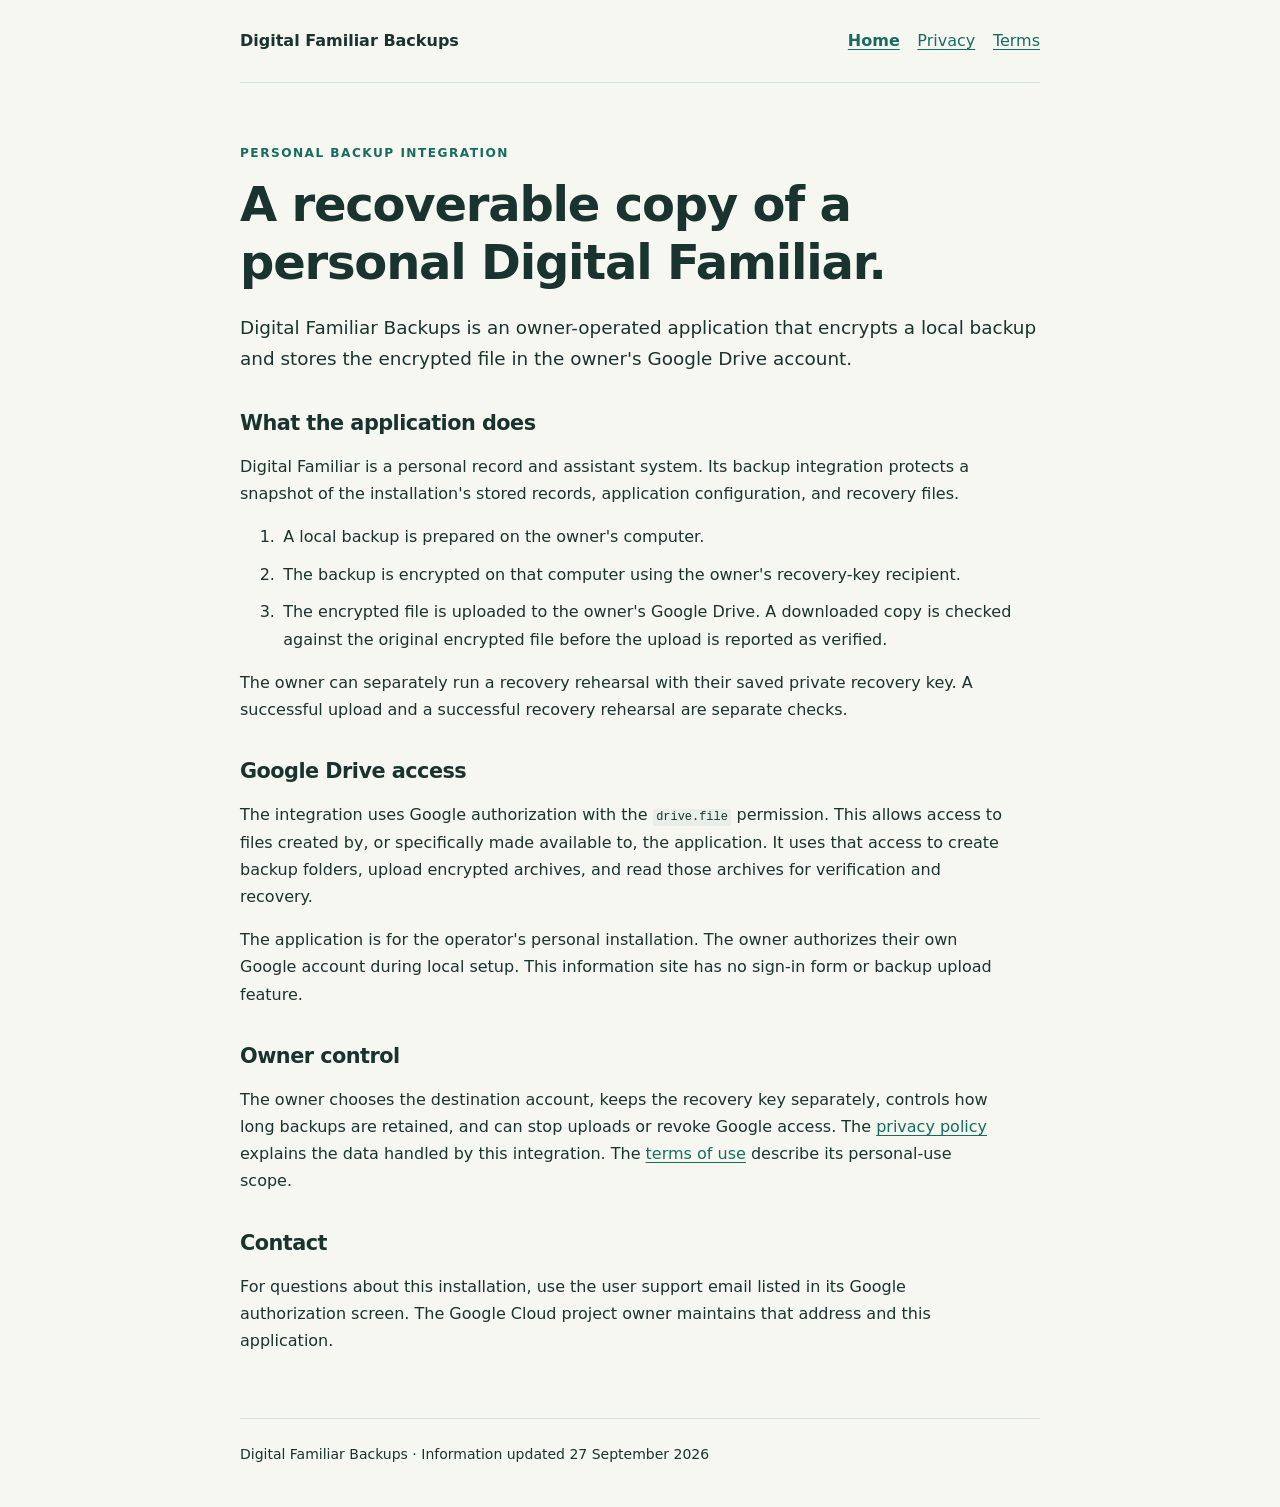
<file: index.html>
<!doctype html>
<html lang="en">
<head>
  <meta charset="utf-8">
  <meta name="viewport" content="width=device-width, initial-scale=1">
  <meta name="description" content="Information about Digital Familiar Backups, a personal encrypted backup integration for Google Drive.">
  <title>Digital Familiar Backups</title>
  <link rel="stylesheet" href="styles.css">
</head>
<body>
  <a class="skip" href="#main">Skip to content</a>
  <header>
    <a class="brand" href="index.html">Digital Familiar Backups</a>
    <nav aria-label="Main navigation">
      <a href="index.html" aria-current="page">Home</a>
      <a href="privacy.html">Privacy</a>
      <a href="terms.html">Terms</a>
    </nav>
  </header>
  <main id="main">
    <p class="eyebrow">Personal backup integration</p>
    <h1>A recoverable copy of a personal Digital Familiar.</h1>
    <p class="lead">Digital Familiar Backups is an owner-operated application that encrypts a local backup and stores the encrypted file in the owner's Google Drive account.</p>

    <section aria-labelledby="purpose">
      <h2 id="purpose">What the application does</h2>
      <p>Digital Familiar is a personal record and assistant system. Its backup integration protects a snapshot of the installation's stored records, application configuration, and recovery files.</p>
      <ol>
        <li>A local backup is prepared on the owner's computer.</li>
        <li>The backup is encrypted on that computer using the owner's recovery-key recipient.</li>
        <li>The encrypted file is uploaded to the owner's Google Drive. A downloaded copy is checked against the original encrypted file before the upload is reported as verified.</li>
      </ol>
      <p>The owner can separately run a recovery rehearsal with their saved private recovery key. A successful upload and a successful recovery rehearsal are separate checks.</p>
    </section>

    <section aria-labelledby="access">
      <h2 id="access">Google Drive access</h2>
      <p>The integration uses Google authorization with the <code>drive.file</code> permission. This allows access to files created by, or specifically made available to, the application. It uses that access to create backup folders, upload encrypted archives, and read those archives for verification and recovery.</p>
      <p>The application is for the operator's personal installation. The owner authorizes their own Google account during local setup. This information site has no sign-in form or backup upload feature.</p>
    </section>

    <section aria-labelledby="control">
      <h2 id="control">Owner control</h2>
      <p>The owner chooses the destination account, keeps the recovery key separately, controls how long backups are retained, and can stop uploads or revoke Google access. The <a href="privacy.html">privacy policy</a> explains the data handled by this integration. The <a href="terms.html">terms of use</a> describe its personal-use scope.</p>
    </section>

    <section aria-labelledby="contact">
      <h2 id="contact">Contact</h2>
      <p>For questions about this installation, use the user support email listed in its Google authorization screen. The Google Cloud project owner maintains that address and this application.</p>
    </section>
  </main>
  <footer>Digital Familiar Backups · Information updated 27 September 2026</footer>
</body>
</html>
</file>
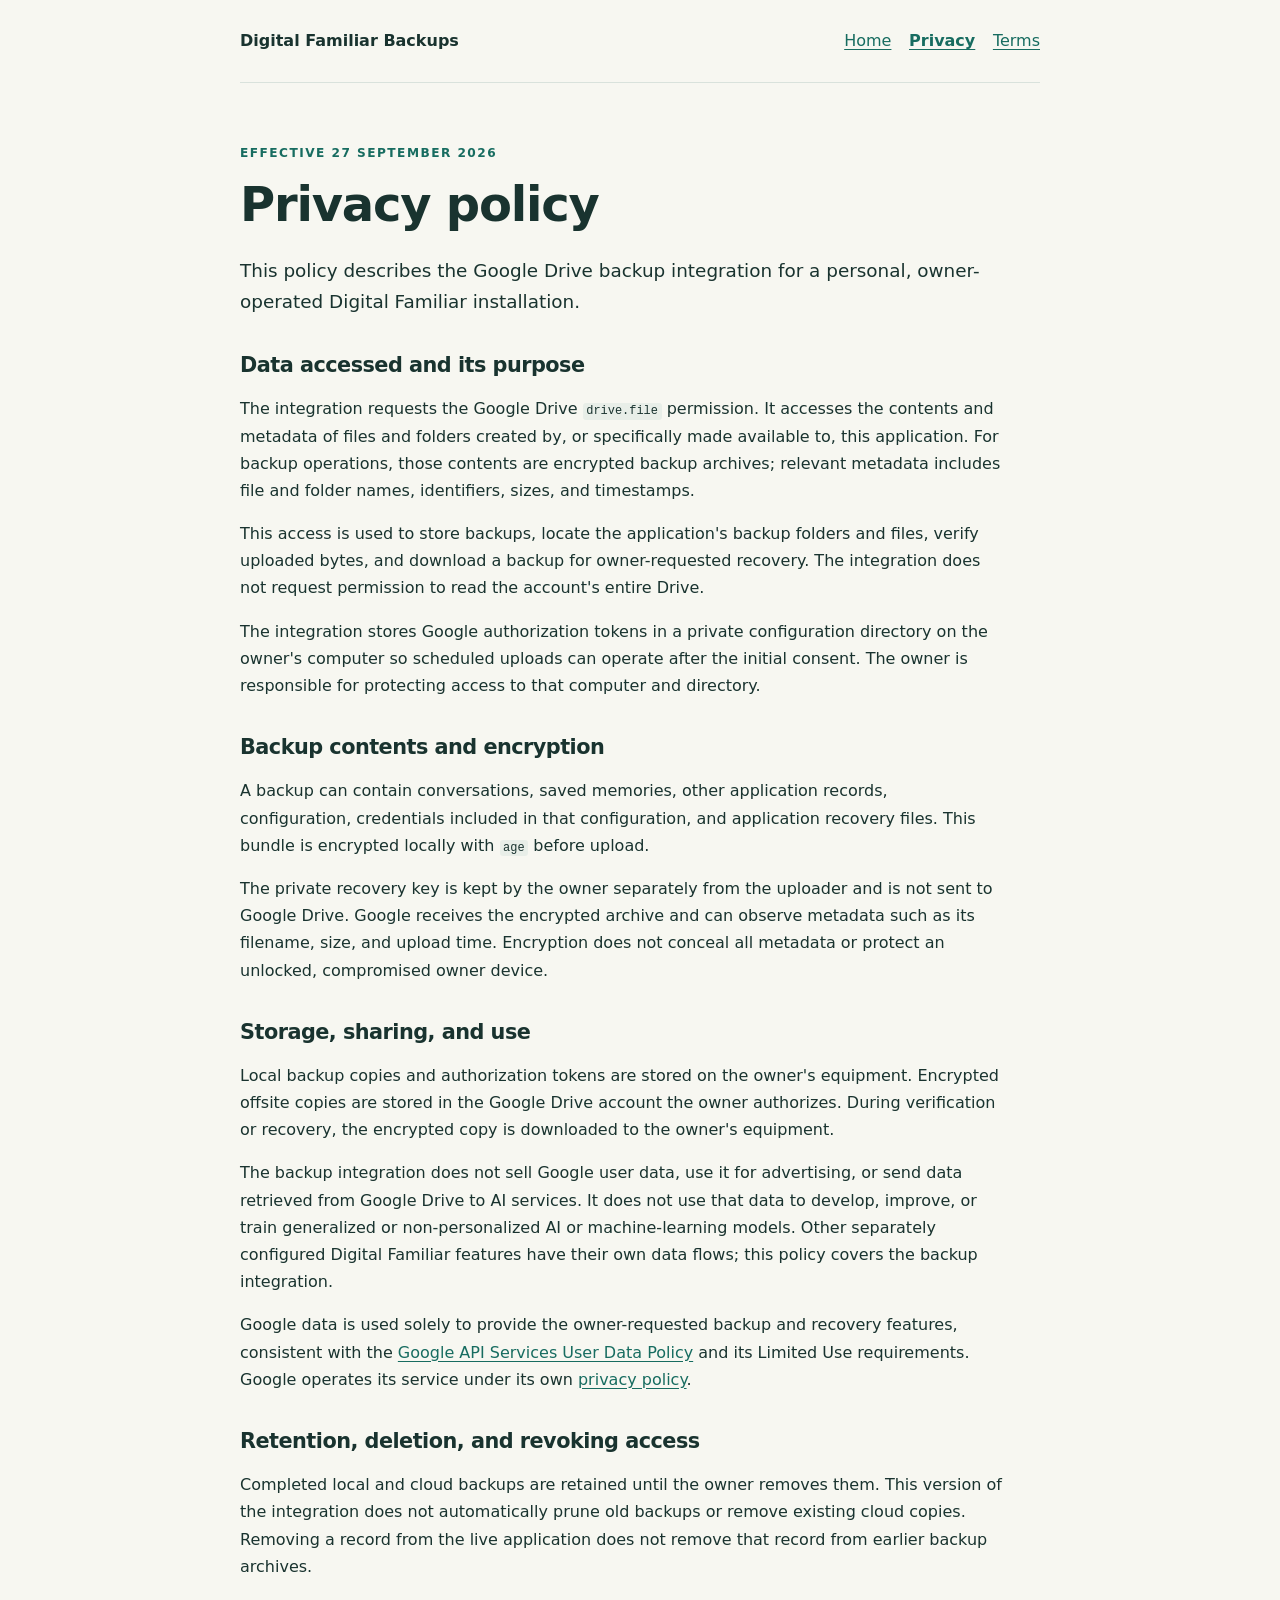
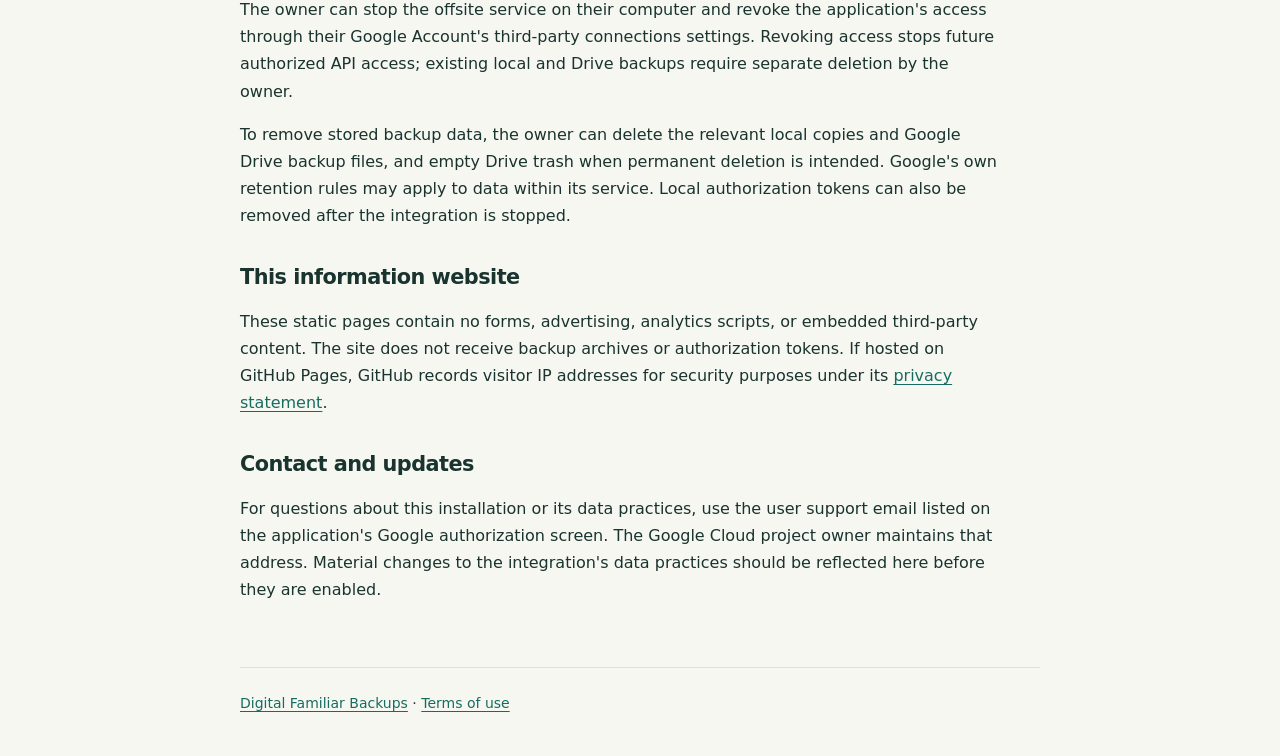
<file: privacy.html>
<!doctype html>
<html lang="en">
<head>
  <meta charset="utf-8">
  <meta name="viewport" content="width=device-width, initial-scale=1">
  <meta name="description" content="Privacy policy for the personal Digital Familiar Backups Google Drive integration.">
  <title>Privacy policy · Digital Familiar Backups</title>
  <link rel="stylesheet" href="styles.css">
</head>
<body>
  <a class="skip" href="#main">Skip to content</a>
  <header>
    <a class="brand" href="index.html">Digital Familiar Backups</a>
    <nav aria-label="Main navigation">
      <a href="index.html">Home</a>
      <a href="privacy.html" aria-current="page">Privacy</a>
      <a href="terms.html">Terms</a>
    </nav>
  </header>
  <main id="main">
    <p class="eyebrow">Effective 27 September 2026</p>
    <h1>Privacy policy</h1>
    <p class="lead">This policy describes the Google Drive backup integration for a personal, owner-operated Digital Familiar installation.</p>

    <h2>Data accessed and its purpose</h2>
    <p>The integration requests the Google Drive <code>drive.file</code> permission. It accesses the contents and metadata of files and folders created by, or specifically made available to, this application. For backup operations, those contents are encrypted backup archives; relevant metadata includes file and folder names, identifiers, sizes, and timestamps.</p>
    <p>This access is used to store backups, locate the application's backup folders and files, verify uploaded bytes, and download a backup for owner-requested recovery. The integration does not request permission to read the account's entire Drive.</p>
    <p>The integration stores Google authorization tokens in a private configuration directory on the owner's computer so scheduled uploads can operate after the initial consent. The owner is responsible for protecting access to that computer and directory.</p>

    <h2>Backup contents and encryption</h2>
    <p>A backup can contain conversations, saved memories, other application records, configuration, credentials included in that configuration, and application recovery files. This bundle is encrypted locally with <code>age</code> before upload.</p>
    <p>The private recovery key is kept by the owner separately from the uploader and is not sent to Google Drive. Google receives the encrypted archive and can observe metadata such as its filename, size, and upload time. Encryption does not conceal all metadata or protect an unlocked, compromised owner device.</p>

    <h2>Storage, sharing, and use</h2>
    <p>Local backup copies and authorization tokens are stored on the owner's equipment. Encrypted offsite copies are stored in the Google Drive account the owner authorizes. During verification or recovery, the encrypted copy is downloaded to the owner's equipment.</p>
    <p>The backup integration does not sell Google user data, use it for advertising, or send data retrieved from Google Drive to AI services. It does not use that data to develop, improve, or train generalized or non-personalized AI or machine-learning models. Other separately configured Digital Familiar features have their own data flows; this policy covers the backup integration.</p>
    <p>Google data is used solely to provide the owner-requested backup and recovery features, consistent with the <a href="https://developers.google.com/terms/api-services-user-data-policy">Google API Services User Data Policy</a> and its Limited Use requirements. Google operates its service under its own <a href="https://policies.google.com/privacy">privacy policy</a>.</p>

    <h2>Retention, deletion, and revoking access</h2>
    <p>Completed local and cloud backups are retained until the owner removes them. This version of the integration does not automatically prune old backups or remove existing cloud copies. Removing a record from the live application does not remove that record from earlier backup archives.</p>
    <p>The owner can stop the offsite service on their computer and revoke the application's access through their Google Account's third-party connections settings. Revoking access stops future authorized API access; existing local and Drive backups require separate deletion by the owner.</p>
    <p>To remove stored backup data, the owner can delete the relevant local copies and Google Drive backup files, and empty Drive trash when permanent deletion is intended. Google's own retention rules may apply to data within its service. Local authorization tokens can also be removed after the integration is stopped.</p>

    <h2>This information website</h2>
    <p>These static pages contain no forms, advertising, analytics scripts, or embedded third-party content. The site does not receive backup archives or authorization tokens. If hosted on GitHub Pages, GitHub records visitor IP addresses for security purposes under its <a href="https://docs.github.com/en/site-policy/privacy-policies/github-general-privacy-statement">privacy statement</a>.</p>

    <h2>Contact and updates</h2>
    <p>For questions about this installation or its data practices, use the user support email listed on the application's Google authorization screen. The Google Cloud project owner maintains that address. Material changes to the integration's data practices should be reflected here before they are enabled.</p>
  </main>
  <footer><a href="index.html">Digital Familiar Backups</a> · <a href="terms.html">Terms of use</a></footer>
</body>
</html>
</file>
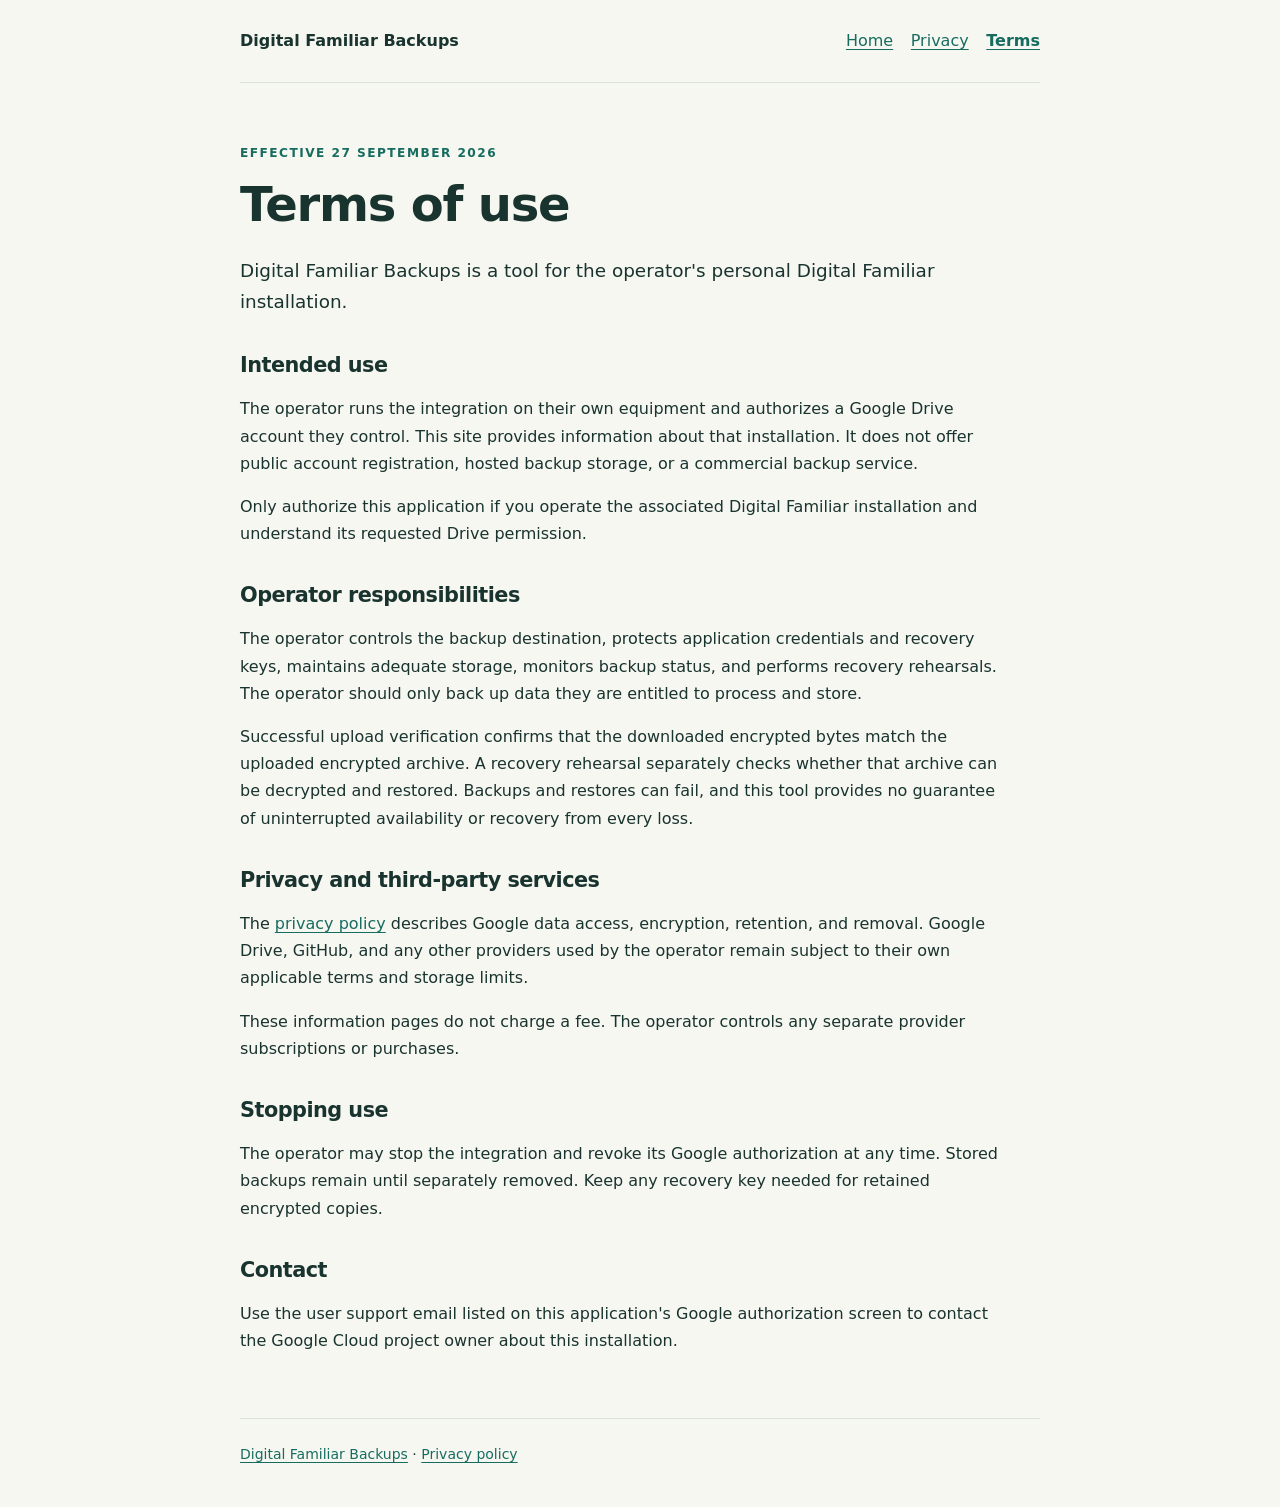
<file: terms.html>
<!doctype html>
<html lang="en">
<head>
  <meta charset="utf-8">
  <meta name="viewport" content="width=device-width, initial-scale=1">
  <meta name="description" content="Terms of use for the personal Digital Familiar Backups integration.">
  <title>Terms of use · Digital Familiar Backups</title>
  <link rel="stylesheet" href="styles.css">
</head>
<body>
  <a class="skip" href="#main">Skip to content</a>
  <header>
    <a class="brand" href="index.html">Digital Familiar Backups</a>
    <nav aria-label="Main navigation">
      <a href="index.html">Home</a>
      <a href="privacy.html">Privacy</a>
      <a href="terms.html" aria-current="page">Terms</a>
    </nav>
  </header>
  <main id="main">
    <p class="eyebrow">Effective 27 September 2026</p>
    <h1>Terms of use</h1>
    <p class="lead">Digital Familiar Backups is a tool for the operator's personal Digital Familiar installation.</p>

    <h2>Intended use</h2>
    <p>The operator runs the integration on their own equipment and authorizes a Google Drive account they control. This site provides information about that installation. It does not offer public account registration, hosted backup storage, or a commercial backup service.</p>
    <p>Only authorize this application if you operate the associated Digital Familiar installation and understand its requested Drive permission.</p>

    <h2>Operator responsibilities</h2>
    <p>The operator controls the backup destination, protects application credentials and recovery keys, maintains adequate storage, monitors backup status, and performs recovery rehearsals. The operator should only back up data they are entitled to process and store.</p>
    <p>Successful upload verification confirms that the downloaded encrypted bytes match the uploaded encrypted archive. A recovery rehearsal separately checks whether that archive can be decrypted and restored. Backups and restores can fail, and this tool provides no guarantee of uninterrupted availability or recovery from every loss.</p>

    <h2>Privacy and third-party services</h2>
    <p>The <a href="privacy.html">privacy policy</a> describes Google data access, encryption, retention, and removal. Google Drive, GitHub, and any other providers used by the operator remain subject to their own applicable terms and storage limits.</p>
    <p>These information pages do not charge a fee. The operator controls any separate provider subscriptions or purchases.</p>

    <h2>Stopping use</h2>
    <p>The operator may stop the integration and revoke its Google authorization at any time. Stored backups remain until separately removed. Keep any recovery key needed for retained encrypted copies.</p>

    <h2>Contact</h2>
    <p>Use the user support email listed on this application's Google authorization screen to contact the Google Cloud project owner about this installation.</p>
  </main>
  <footer><a href="index.html">Digital Familiar Backups</a> · <a href="privacy.html">Privacy policy</a></footer>
</body>
</html>
</file>
<file: styles.css>
:root { color-scheme: light; --ink: #19332f; --accent: #176c60; --paper: #f7f7f1; --line: #d9e2dc; }
* { box-sizing: border-box; }
body { margin: 0; background: var(--paper); color: var(--ink); font-family: system-ui, -apple-system, "Segoe UI", sans-serif; line-height: 1.7; }
a { color: var(--accent); text-underline-offset: .2em; }
a:hover { text-decoration-thickness: .15em; }
a:focus-visible { outline: 3px solid #ad661c; outline-offset: 4px; }
header, main, footer { width: min(100% - 2.5rem, 50rem); margin-inline: auto; }
header { display: flex; flex-wrap: wrap; align-items: center; justify-content: space-between; gap: 1rem; padding-block: 1.7rem; border-bottom: 1px solid var(--line); }
.brand { font-weight: 700; text-decoration: none; color: var(--ink); }
nav { display: flex; gap: 1.1rem; flex-wrap: wrap; }
nav a[aria-current="page"] { font-weight: 700; }
main { padding-block: 3rem; }
.eyebrow { text-transform: uppercase; letter-spacing: .12em; font-size: .76rem; font-weight: 650; color: var(--accent); }
h1, h2 { line-height: 1.2; letter-spacing: -.025em; text-wrap: balance; }
h1 { font-size: clamp(2rem, 5vw, 3rem); max-width: 22ch; margin-block: .8rem 1.3rem; }
h2 { font-size: 1.3rem; margin-top: 2.25rem; }
p, li { max-width: 75ch; }
.lead { font-size: 1.15rem; }
li { padding-left: .2rem; margin-block: .65rem; }
code { font-size: .92em; padding: .1em .3em; background: #e8eee8; border-radius: .2rem; }
footer { padding-block: 1.5rem 2.5rem; border-top: 1px solid var(--line); font-size: .875rem; }
.skip { position: absolute; left: 1rem; top: -5rem; background: white; padding: .5rem 1rem; z-index: 1; }
.skip:focus { top: 1rem; }
@media (max-width: 480px) { header { align-items: flex-start; flex-direction: column; } main { padding-block: 2rem; } }
@media print { body { background: white; color: black; } header, main, footer { width: 100%; } main { padding-block: 1rem; } nav, .skip { display: none; } h1 { font-size: 2rem; } a { color: inherit; } }
</file>
